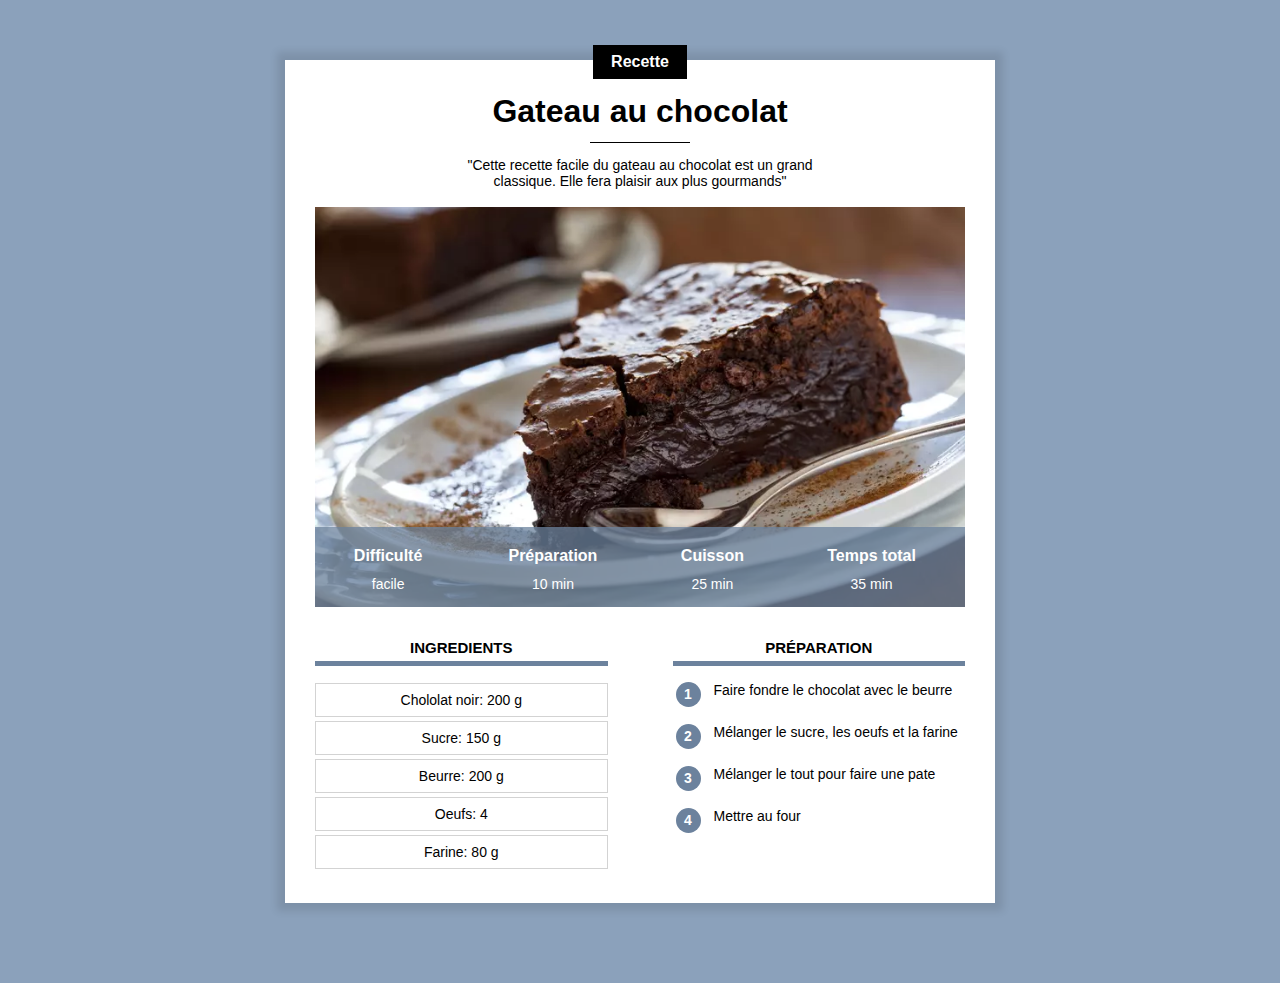
<file: index.html>
<!DOCTYPE html>
<html lang="fr">
    <head>
        <title>Gateau au chocolat</title>
        <meta charset="UTF-8">
        <meta name="viewport" content="width=device-width, initial-scale=1.0">
        <link rel="stylesheet" href="recette.css"/>
    </head>
     
    <body>
        <div class="contenue">

            <div class="centre categorie">
                <p class="categorie">Recette</p>
            </div>

            <h1>Gateau au chocolat</h1>
            <div class="separateur"></div>
            

            <div class="centre">
                <p class="description">"Cette recette facile du gateau au chocolat est un grand classique. Elle fera plaisir aux plus gourmands"</p>
            </div>

            <!--Pour le moment afin de tester la nouvelle propriété css 
            on fait le style css position inline.-->
            <div class="infos">
                <img  class="centre infos" src="image_gateau.webp">
                <table class="infos" >
                    <tr>  
                        <th>Difficulté</th>
                        <th>Préparation</th>
                        <th>Cuisson</th>
                        <th>Temps total</th>
                    </tr>
                    <tr>
                        <td>facile</td>
                        <td>10 min</td>
                        <td>25 min</td>
                        <td>35 min</td>    
                    </tr>
                </table>
            </div>

            <div> 
                <div class="colone1 colone">
                    <h2>Ingredients</h2>
                    <div class="ingredients">
                        <p>Chololat noir: 200 g</p>
                        <p>Sucre: 150 g</p>
                        <p>Beurre: 200 g</p>
                        <p>Oeufs: 4</p>
                        <p>Farine: 80 g</p>
                    </div>
                </div>

                <div class="colone2 colone">
                    <h2>Préparation</h2>
                    <table class="preparation">
                        <tr>
                            <td><p class="numero">1</p></td>
                            <td class="preparation_etape">Faire fondre le chocolat avec le beurre</td>
                        </tr>
                        <tr>
                            <td><p class="numero">2</p></td>
                            <td class="preparation_etape">Mélanger le sucre, les oeufs et la farine</td>
                        </tr>
                        <tr>
                            <td><p class="numero">3</p></td>
                            <td class="preparation_etape">Mélanger le tout pour faire une pate</td>
                        </tr>
                        <tr>
                            <td><p class="numero">4</p></td>
                            <td class="preparation_etape">Mettre au four</td>
                    </table>
                </div>
            </div>
        </div>
    </body>
</html>
</file>
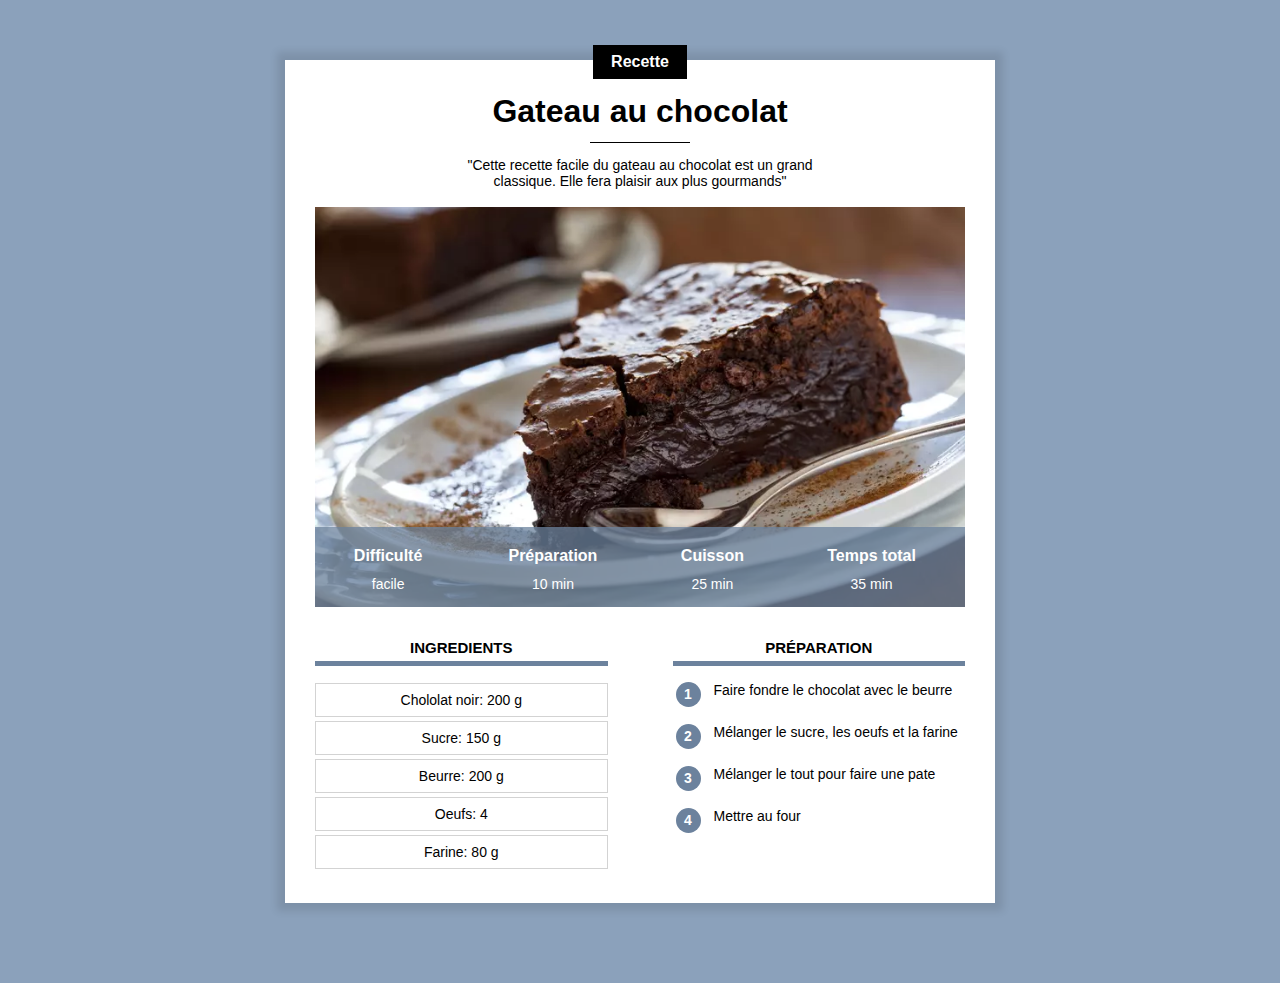
<file: index.html.html>
<!DOCTYPE html>
<html lang="fr">
    <head>
        <title>Gateau au chocolat</title>
        <meta charset="UTF-8">
        <link rel="stylesheet" href="recette.css"/>
    </head>
     
    <body>
        <div class="contenue">

            <div class="centre categorie">
                <p class="categorie">Recette</p>
            </div>

            <h1>Gateau au chocolat</h1>
            <div class="separateur"></div>
            

            <div class="centre">
                <p class="description">"Cette recette facile du gateau au chocolat est un grand classique. Elle fera plaisir aux plus gourmands"</p>
            </div>

            <!--Pour le moment afin de tester la nouvelle propriété css 
            on fait le style css position inline.-->
            <div class="infos">
                <img  class="centre infos" src="image_gateau.webp">
                <table class="infos" >
                    <tr>  
                        <th>Difficulté</th>
                        <th>Préparation</th>
                        <th>Cuisson</th>
                        <th>Temps total</th>
                    </tr>
                    <tr>
                        <td>facile</td>
                        <td>10 min</td>
                        <td>25 min</td>
                        <td>35 min</td>
                    </tr>
                </table>
            </div>

            <div> 
                <div class="colone1 colone">
                    <h2>Ingredients</h2>
                    <div class="ingredients">
                        <p>Chololat noir: 200 g</p>
                        <p>Sucre: 150 g</p>
                        <p>Beurre: 200 g</p>
                        <p>Oeufs: 4</p>
                        <p>Farine: 80 g</p>
                    </div>
                </div>

                <div class="colone2 colone">
                    <h2>Préparation</h2>
                    <table class="preparation">
                        <tr>
                            <td><p class="numero">1</p></td>
                            <td class="preparation_etape">Faire fondre le chocolat avec le beurre</td>
                        </tr>
                        <tr>
                            <td><p class="numero">2</p></td>
                            <td class="preparation_etape">Mélanger le sucre, les oeufs et la farine</td>
                        </tr>
                        <tr>
                            <td><p class="numero">3</p></td>
                            <td class="preparation_etape">Mélanger le tout pour faire une pate</td>
                        </tr>
                        <tr>
                            <td><p class="numero">4</p></td>
                            <td class="preparation_etape">Mettre au four</td>
                    </table>
                </div>
            </div>
        </div>
    </body>
</html>
</file>
<file: recette.css>
/*L'etoile "*" est un selecteur qui nous permet de selectioner tous le contenue*/
*{
    overflow: auto;
}

body {
    background-color: #8ba1bb;
    font-family: Arial, Helvetica, sans-serif;
    margin: 0;
}
div.contenue{
background-color: white;
margin: 40px 8px 40px 8px;
padding: 0px 8px 20px 8px;
box-shadow: 0px 0px 8px 8px rgba(0,0,0,0.1);
overflow: visible;
}  

h1{
text-align: center;   
margin-bottom: 12px;
margin-top: 10px;
}
p.description{
text-align: center;
max-width: 400px;
display: inline-block;
font-size: 14px;
}
/*Mon commentaire en CSS*/ 

.centre{
text-align: center;   
width: 100%;
}
p.categorie{
background-color: black;
color: white;
display: inline-block;
padding: 8px 18px;
margin-bottom: 0px;
font-weight: bold;
font-size: 16px;
margin-top: -15px;

}
div.categorie{
margin-bottom: 0px;
margin-top: 0px;
overflow: visible;
}

div.separateur{
width: 100px;
height: 1px;
background-color: black;
margin-left: auto;
margin-right: auto;
}
table.infos{
position: absolute; 
bottom: 0px; 
width: 100%; 
color: white; 
background-color: #6c829dc0; 
height: 50px;
}
table.infos td{
text-align: center;
font-size: 12px;
vertical-align: top;
}
table.infos th{
font-size: 14px;
vertical-align: bottom;
padding-bottom: 8px;
}
div.infos{
position: relative;
}
img.infos{
    display: block;
    max-height: 400px;
    object-fit: cover;
    min-height: 200px;
    background-color: lightgray;
}

div.colone{
    width: 100%;
    margin-top: 20px;
}

div.colone h2{
    text-align: center;
    text-transform: uppercase;
    font-size:  15px;
    border-bottom: 5px solid #6c829d;
    padding-bottom: 5px;
}

div.colone1{
    display: inline-block;
}

div.ingredients p{
    border: 1px solid lightgrey;
    padding: 8px 0px;
    font-size: 14px;
    text-align: center;
    margin-top: 4px;
    margin-bottom: 0px;
}
table.preparation p.numero{
    background-color: #6c829d;
    color: white;
    width: 25px;
    text-align: center;
    height: 25px;
    font-size: 14px;
    font-weight: bold;
    padding-top: 4px;
    box-sizing: border-box;
    border-radius: 50%;
    margin: 0;
}
table.preparation td{
    vertical-align: top;
}
table.preparation td.preparation_etape{
    font-size: 14px;
    padding-left: 10px;
    padding-bottom: 10px;
}
table.preparation tr{
    height: 40px;
}

/*Style pour ordinateur*/

@media only screen and (min-width: 768px) {
    div.contenue{
        min-width: 350px;
        margin: 60px 10% 80px 10%;
        padding: 0px 30px 30px 30px; 
    }
    table.infos{
        height: 80px;
        }
    table.infos td{
        font-size: 14px;
        }
    table.infos th{
        font-size: 16px;
        }

    div.colone{
        width: 45%;
    }

    div.colone1{
        margin-right: 10%;
    }
    div.colone2{
        float: right;
    }
}
@media only screen and (min-width: 900px){
    div.contenue{
        margin-left: auto;
        margin-right: auto;
        width: 650px;
    }

}
</file>
